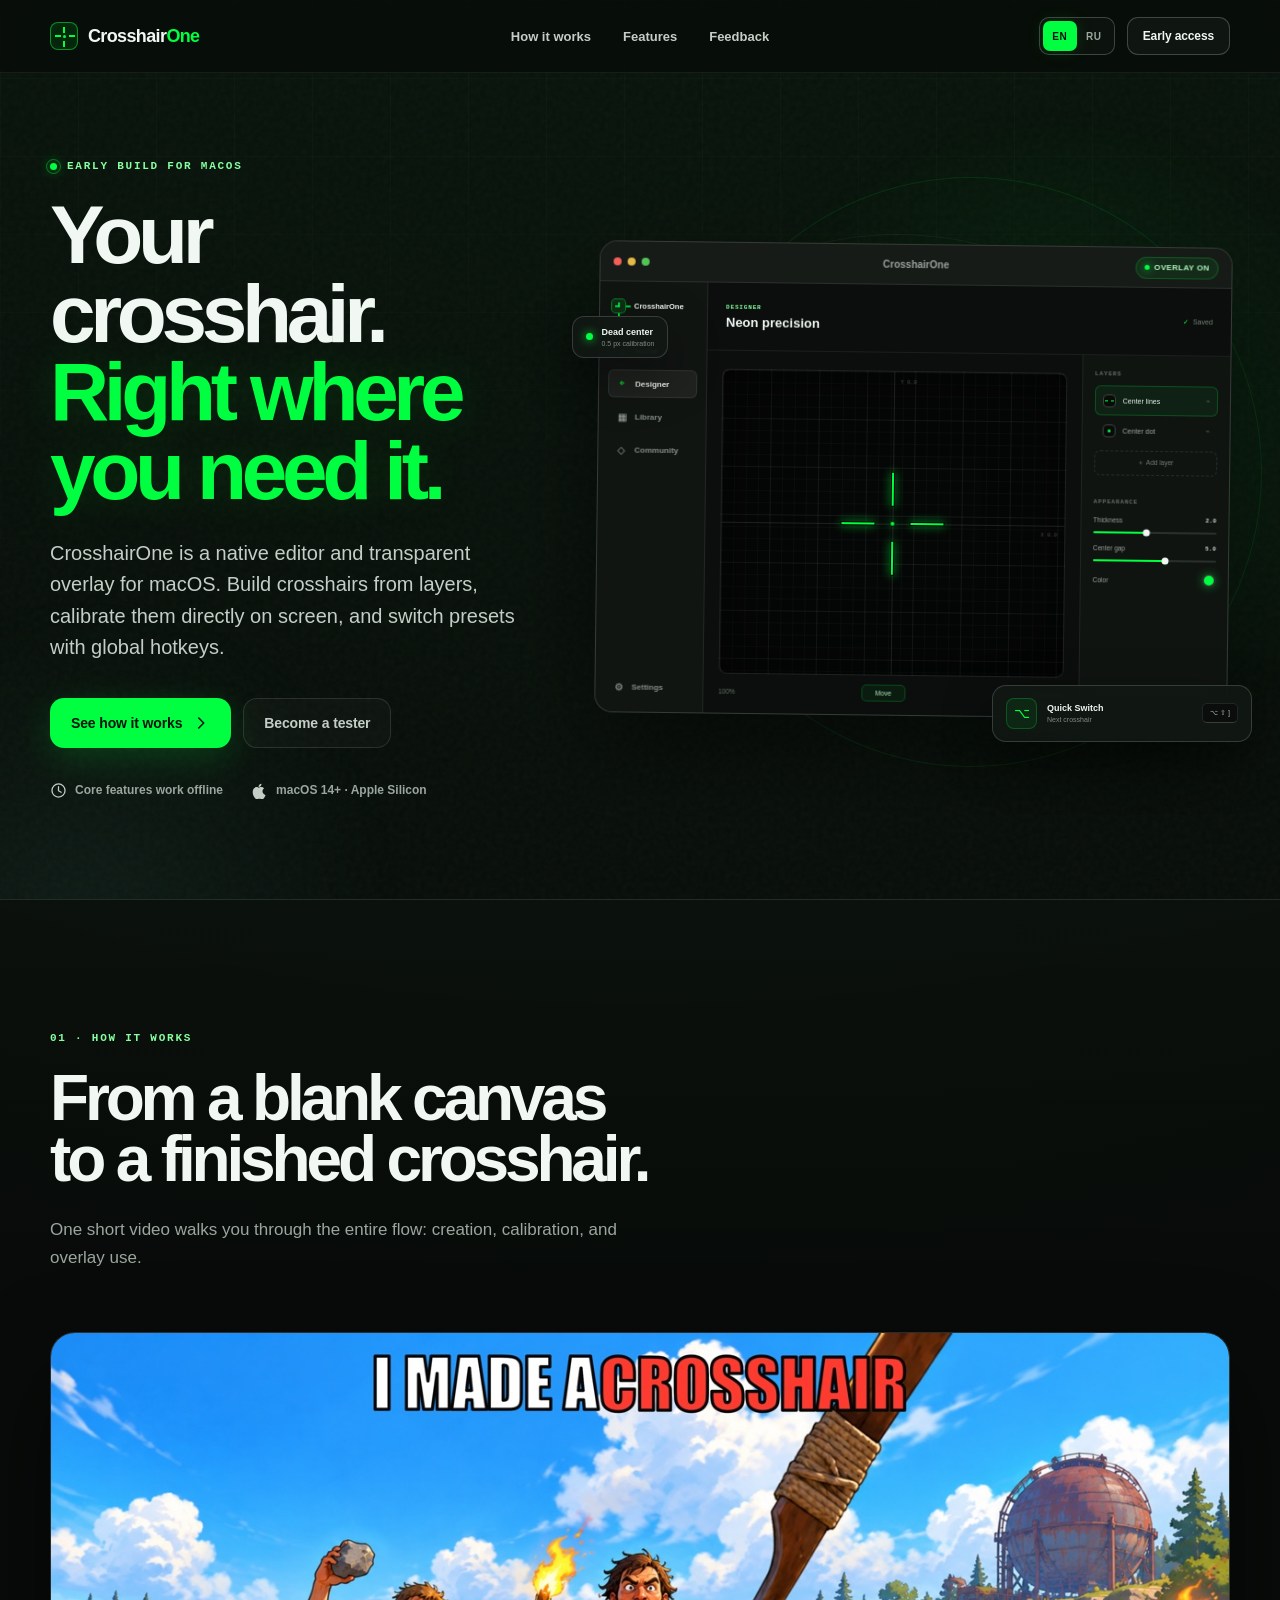
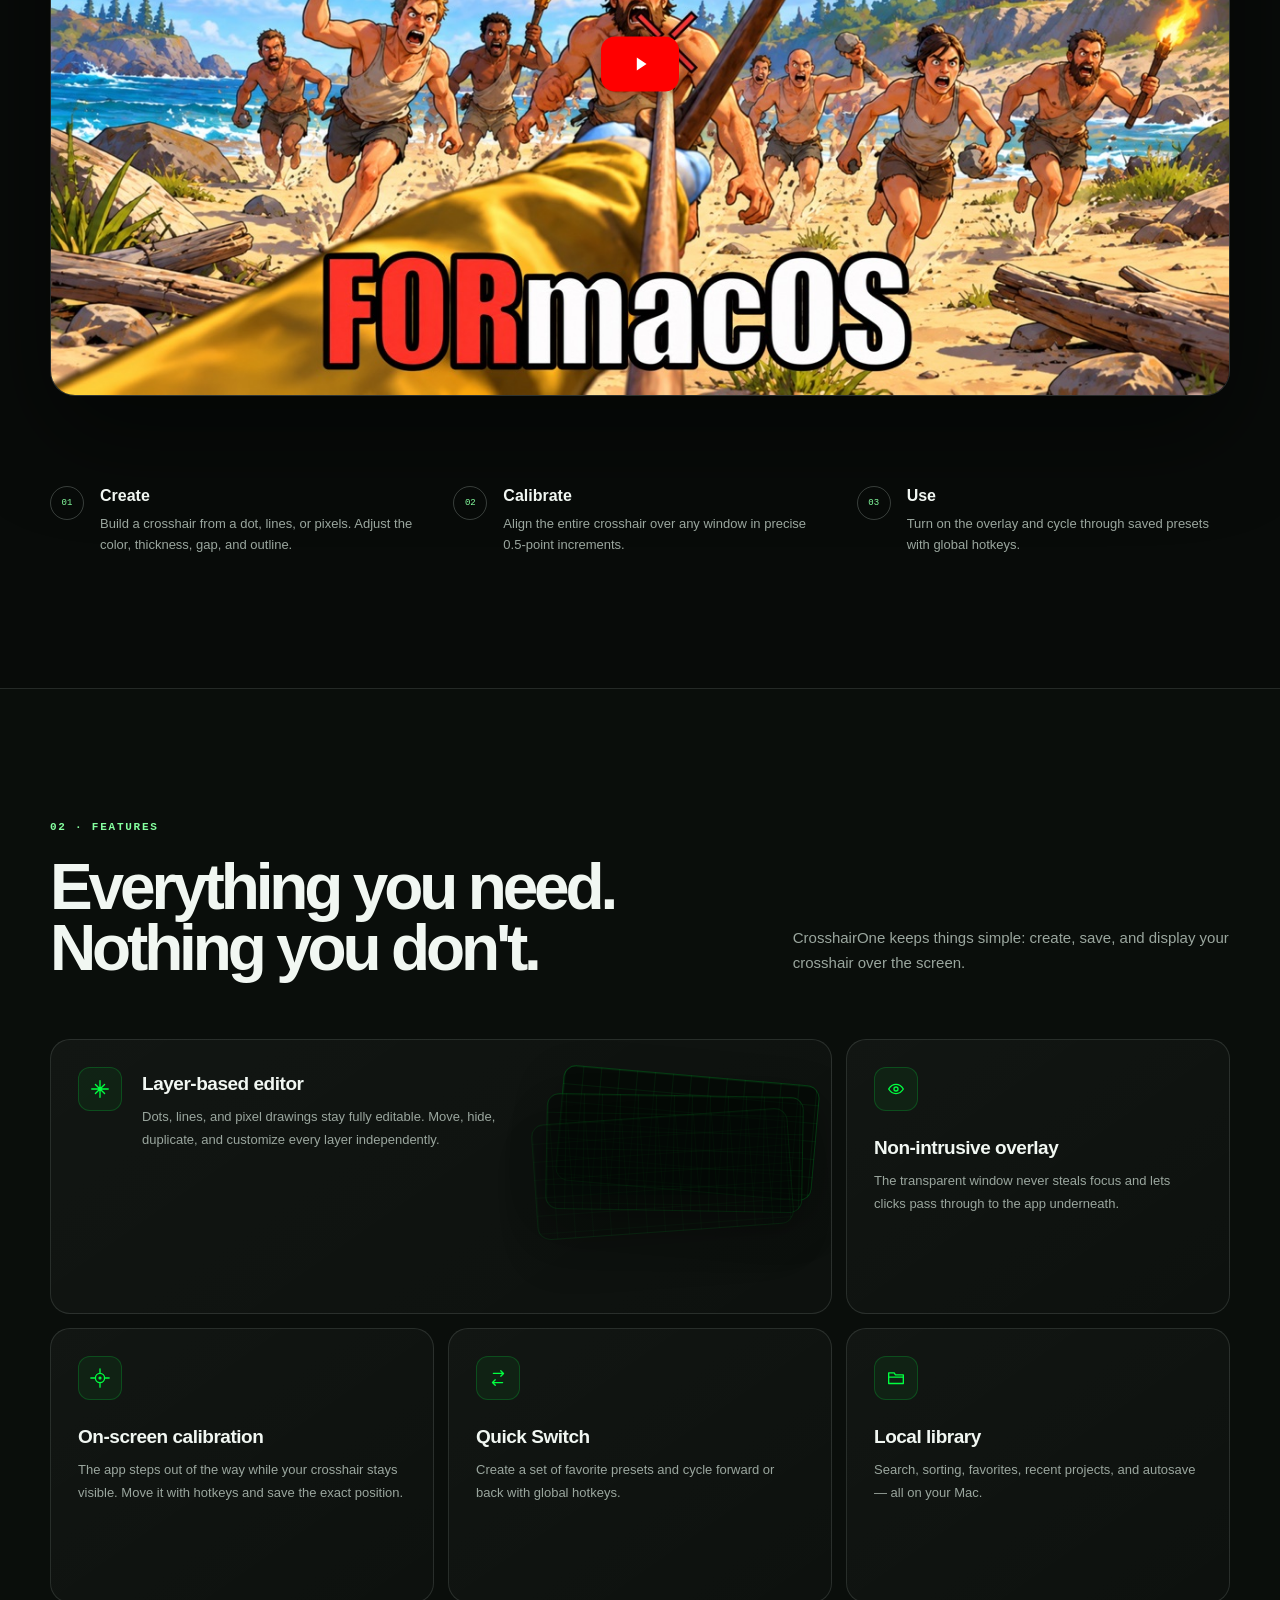
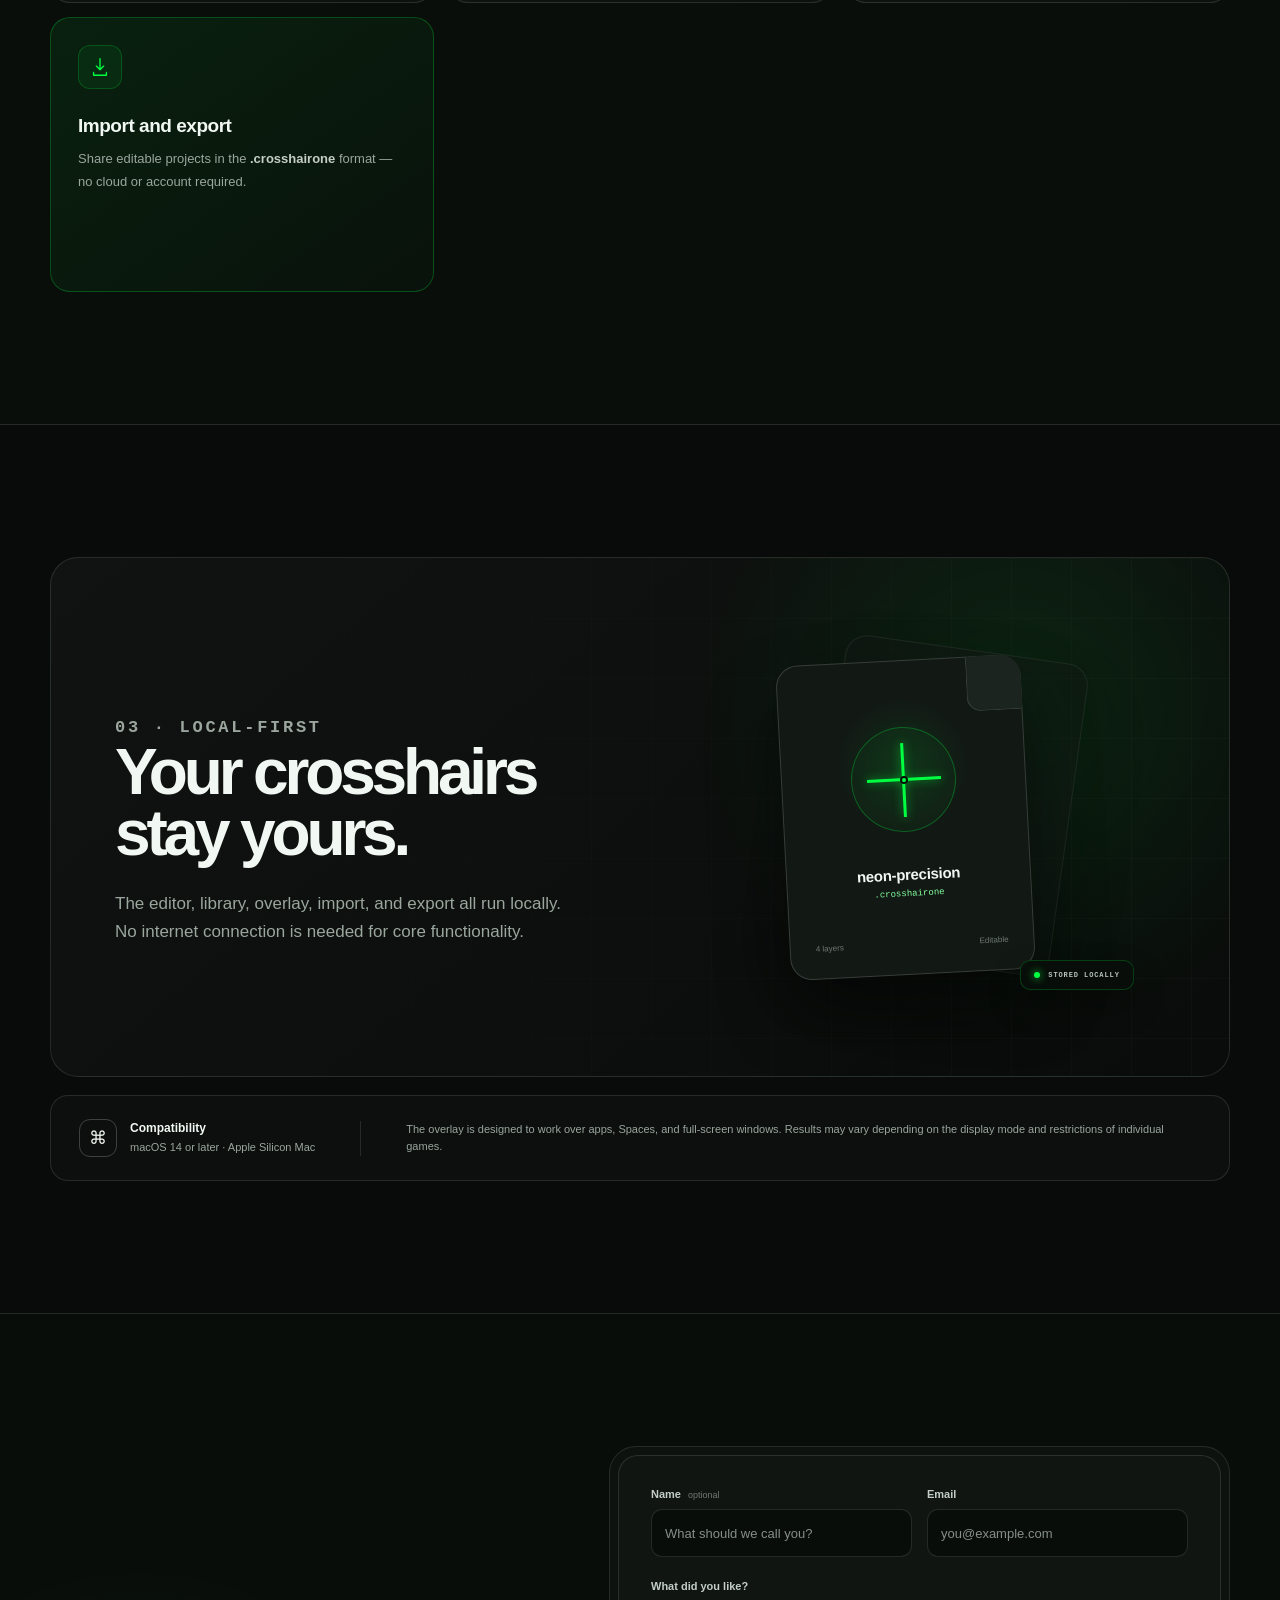
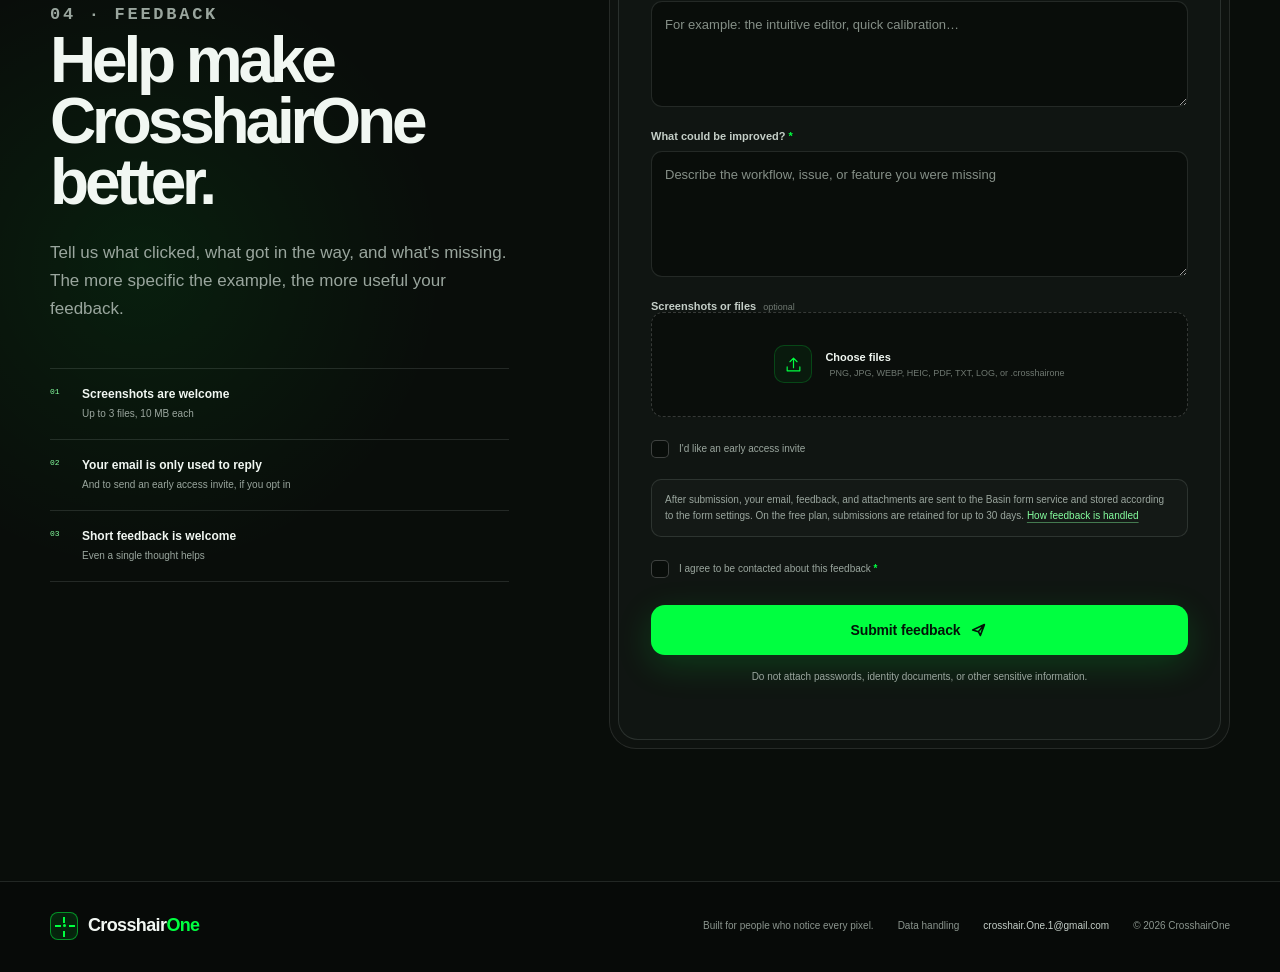
<file: index.html>
<!doctype html>
<html lang="en">
  <head>
    <meta charset="utf-8" />
    <meta name="viewport" content="width=device-width, initial-scale=1" />
    <meta
      name="description"
      content="CrosshairOne is a native crosshair editor and transparent overlay for macOS. Build crosshairs from layers, calibrate them on screen, and switch presets with global hotkeys."
    />
    <meta name="theme-color" content="#080b09" />
    <meta property="og:type" content="website" />
    <meta property="og:title" content="CrosshairOne — your crosshair, right where you need it" />
    <meta
      property="og:description"
      content="A native crosshair editor and transparent overlay for macOS."
    />
    <title>CrosshairOne — crosshairs for macOS</title>
    <link rel="icon" href="./assets/favicon.svg" type="image/svg+xml" />
    <link rel="stylesheet" href="./styles.css?v=8" />
    <script>
      document.documentElement.classList.add("js");
    </script>
    <script defer src="./site-config.js?v=2"></script>
    <script defer src="./i18n.js?v=7"></script>
    <script defer src="./script.js?v=8"></script>
  </head>
  <body>
    <a class="skip-link" href="#main">Skip to content</a>

    <header class="site-header">
      <div class="container header-inner">
        <a class="brand" href="#top" aria-label="CrosshairOne — back to top">
          <span class="brand-mark" aria-hidden="true">
            <span></span>
          </span>
          <span>Crosshair<span>One</span></span>
        </a>

        <nav class="desktop-nav" aria-label="Main navigation">
          <a href="#demo">How it works</a>
          <a href="#features">Features</a>
          <a href="#feedback">Feedback</a>
        </nav>

        <div class="header-actions">
          <div class="language-switcher" role="group" aria-label="Language">
            <button class="language-option is-active" type="button" data-language="en" aria-pressed="true">EN</button>
            <button class="language-option" type="button" data-language="ru" aria-pressed="false">RU</button>
          </div>
          <a class="button button-small button-outline" href="#feedback">
            Early access
          </a>
        </div>
      </div>
    </header>

    <main id="main">
      <section class="hero" id="top" aria-labelledby="hero-title">
        <div class="hero-glow hero-glow-one" aria-hidden="true"></div>
        <div class="hero-glow hero-glow-two" aria-hidden="true"></div>

        <div class="container hero-grid">
          <div class="hero-copy reveal">
            <p class="eyebrow">
              <span class="pulse-dot" aria-hidden="true"></span>
              Early build for macOS
            </p>
            <h1 id="hero-title">Your crosshair.<br /><em>Right where you need it.</em></h1>
            <p class="hero-lede">
              CrosshairOne is a native editor and transparent overlay for macOS.
              Build crosshairs from layers, calibrate them directly on screen,
              and switch presets with global hotkeys.
            </p>

            <div class="hero-actions">
              <a class="button button-primary" href="#demo">
                <span>See how it works</span>
                <svg viewBox="0 0 20 20" aria-hidden="true">
                  <path d="m7.5 4.5 5.5 5.5-5.5 5.5" />
                </svg>
              </a>
              <a class="button button-ghost" href="#feedback">Become a tester</a>
            </div>

            <ul class="hero-facts" aria-label="System requirements and highlights">
              <li>
                <svg viewBox="0 0 20 20" aria-hidden="true"><path d="M10 2.3a7.7 7.7 0 1 0 0 15.4 7.7 7.7 0 0 0 0-15.4Zm0 3.2v4.8l3.1 1.8" /></svg>
                Core features work offline
              </li>
              <li>
                <svg viewBox="0 0 20 20" aria-hidden="true"><path d="M13.5 10.8c0-2.1 1.7-3.1 1.8-3.2a3.8 3.8 0 0 0-3-1.6c-1.3-.1-2.5.8-3.1.8-.7 0-1.7-.8-2.8-.8C5 6.1 3.6 7 2.8 8.4c-1.7 2.9-.4 7.2 1.2 9.6.8 1.2 1.7 2.4 2.9 2.3 1.1 0 1.6-.7 3.1-.7 1.4 0 1.9.7 3.1.7 1.3 0 2.1-1.1 2.8-2.3.9-1.3 1.2-2.6 1.2-2.7-.1 0-3.6-1.4-3.6-4.5ZM11.5 4.6A3.8 3.8 0 0 0 12.4 2 3.9 3.9 0 0 0 9.8 3.3a3.6 3.6 0 0 0-.9 2.6 3.2 3.2 0 0 0 2.6-1.3Z" /></svg>
                macOS 14+ · Apple Silicon
              </li>
            </ul>
          </div>

          <div class="product-visual reveal reveal-delay" aria-label="CrosshairOne interface preview">
            <div class="visual-orbit orbit-one" aria-hidden="true"></div>
            <div class="visual-orbit orbit-two" aria-hidden="true"></div>
            <div class="app-window">
              <div class="window-toolbar">
                <div class="traffic-lights" aria-hidden="true">
                  <span></span><span></span><span></span>
                </div>
                <span class="window-title">CrosshairOne</span>
                <span class="overlay-pill"><i></i> Overlay on</span>
              </div>

              <div class="window-body">
                <aside class="mock-sidebar" aria-hidden="true">
                  <div class="mock-logo">
                    <span class="mini-mark"></span>
                    <b>CrosshairOne</b>
                  </div>
                  <div class="mock-nav-row"><span>⌂</span> Home</div>
                  <div class="mock-nav-row active"><span>⌖</span> Designer</div>
                  <div class="mock-nav-row"><span>▦</span> Library</div>
                  <div class="mock-nav-row"><span>◇</span> Community</div>
                  <div class="mock-nav-spacer"></div>
                  <div class="mock-nav-row"><span>⚙</span> Settings</div>
                </aside>

                <div class="mock-workspace">
                  <div class="mock-topbar" aria-hidden="true">
                    <div>
                      <span class="mock-kicker">DESIGNER</span>
                      <strong>Neon precision</strong>
                    </div>
                    <span class="saved-state">Saved</span>
                  </div>

                  <div class="mock-editor">
                    <div class="canvas-wrap">
                      <div class="canvas-grid" aria-hidden="true">
                        <div class="axis axis-x"></div>
                        <div class="axis axis-y"></div>
                        <div class="crosshair-demo">
                          <i class="arm arm-top"></i>
                          <i class="arm arm-right"></i>
                          <i class="arm arm-bottom"></i>
                          <i class="arm arm-left"></i>
                          <i class="core"></i>
                        </div>
                        <span class="coordinate coordinate-x">X 0.0</span>
                        <span class="coordinate coordinate-y">Y 0.0</span>
                      </div>
                      <div class="canvas-tools" aria-hidden="true">
                        <span>100%</span><span>Move</span><span>Reset view</span>
                      </div>
                    </div>

                    <div class="control-panel" aria-hidden="true">
                      <span class="panel-label">LAYERS</span>
                      <div class="layer-row selected"><i class="layer-icon lines"></i><span>Center lines</span><b>⌁</b></div>
                      <div class="layer-row"><i class="layer-icon dot"></i><span>Center dot</span><b>⌁</b></div>
                      <div class="add-layer">＋ Add layer</div>

                      <span class="panel-label properties-label">APPEARANCE</span>
                      <div class="mock-property"><span>Thickness</span><b>2.0</b></div>
                      <div class="slider"><i style="width: 43%"></i><b style="left: 43%"></b></div>
                      <div class="mock-property"><span>Center gap</span><b>5.0</b></div>
                      <div class="slider"><i style="width: 59%"></i><b style="left: 59%"></b></div>
                      <div class="mock-property"><span>Color</span><i class="color-chip"></i></div>
                    </div>
                  </div>
                </div>
              </div>
            </div>

            <div class="floating-card floating-card-one" aria-hidden="true">
              <span class="hotkey-symbol">⌥</span>
              <div><b>Quick Switch</b><small>Next crosshair</small></div>
              <kbd>⌥ ⇧ ]</kbd>
            </div>
            <div class="floating-card floating-card-two" aria-hidden="true">
              <i></i>
              <div><b>Dead center</b><small>0.5 px calibration</small></div>
            </div>
          </div>
        </div>
      </section>

      <section class="demo-section section" id="demo" aria-labelledby="demo-title">
        <div class="container">
          <div class="section-heading reveal">
            <p class="section-number">01 · HOW IT WORKS</p>
            <h2 id="demo-title">From a blank canvas<br />to a finished crosshair.</h2>
            <p>One short video walks you through the entire flow: creation, calibration, and overlay use.</p>
          </div>

          <div class="video-card reveal">
            <a class="video-launch" href="#feedback" aria-label="Watch the CrosshairOne video on YouTube">
              <img
                class="video-thumbnail"
                src="./assets/crosshairone-youtube-thumbnail.jpg"
                alt=""
                width="1280"
                height="720"
                loading="lazy"
                decoding="async"
              />
              <span class="play-button" aria-hidden="true">
                <svg viewBox="0 0 28 28"><path d="m10.2 7.2 10.1 6.8-10.1 6.8V7.2Z" /></svg>
              </span>
            </a>
            <p class="video-status" role="status" aria-live="polite"></p>
          </div>

          <ol class="steps-grid">
            <li class="reveal">
              <span>01</span>
              <div><h3>Create</h3><p>Build a crosshair from a dot, lines, or pixels. Adjust the color, thickness, gap, and outline.</p></div>
            </li>
            <li class="reveal">
              <span>02</span>
              <div><h3>Calibrate</h3><p>Align the entire crosshair over any window in precise 0.5-point increments.</p></div>
            </li>
            <li class="reveal">
              <span>03</span>
              <div><h3>Use</h3><p>Turn on the overlay and cycle through saved presets with global hotkeys.</p></div>
            </li>
          </ol>
        </div>
      </section>

      <section class="features-section section" id="features" aria-labelledby="features-title">
        <div class="container">
          <div class="section-heading split-heading reveal">
            <div>
              <p class="section-number">02 · FEATURES</p>
              <h2 id="features-title">Everything you need.<br />Nothing you don't.</h2>
            </div>
            <p>CrosshairOne keeps things simple: create, save, and display your crosshair over the screen.</p>
          </div>

          <div class="feature-grid">
            <article class="feature-card feature-card-wide reveal">
              <div class="feature-icon" aria-hidden="true">
                <svg viewBox="0 0 24 24"><path d="M12 3v18M3 12h18M7 7l10 10M17 7 7 17" /></svg>
              </div>
              <div><h3>Layer-based editor</h3><p>Dots, lines, and pixel drawings stay fully editable. Move, hide, duplicate, and customize every layer independently.</p></div>
              <div class="mini-layer-stack" aria-hidden="true"><i></i><i></i><i></i></div>
            </article>

            <article class="feature-card reveal">
              <div class="feature-icon" aria-hidden="true">
                <svg viewBox="0 0 24 24"><path d="M4 12s3-5 8-5 8 5 8 5-3 5-8 5-8-5-8-5Z" /><circle cx="12" cy="12" r="2.2" /></svg>
              </div>
              <h3>Non-intrusive overlay</h3>
              <p>The transparent window never steals focus and lets clicks pass through to the app underneath.</p>
            </article>

            <article class="feature-card reveal">
              <div class="feature-icon" aria-hidden="true">
                <svg viewBox="0 0 24 24"><path d="M12 2v4M12 18v4M2 12h4M18 12h4" /><circle cx="12" cy="12" r="5" /><circle cx="12" cy="12" r="1" /></svg>
              </div>
              <h3>On-screen calibration</h3>
              <p>The app steps out of the way while your crosshair stays visible. Move it with hotkeys and save the exact position.</p>
            </article>

            <article class="feature-card reveal">
              <div class="feature-icon" aria-hidden="true">
                <svg viewBox="0 0 24 24"><path d="M7 7h11l-3-3M17 17H6l3 3M18 7l-3 3M6 17l3-3" /></svg>
              </div>
              <h3>Quick Switch</h3>
              <p>Create a set of favorite presets and cycle forward or back with global hotkeys.</p>
            </article>

            <article class="feature-card reveal">
              <div class="feature-icon" aria-hidden="true">
                <svg viewBox="0 0 24 24"><path d="M4 6.5h6l1.4 2H20v9.5H4V6.5Z" /><path d="M4 11h16" /></svg>
              </div>
              <h3>Local library</h3>
              <p>Search, sorting, favorites, recent projects, and autosave — all on your Mac.</p>
            </article>

            <article class="feature-card feature-card-accent reveal">
              <div class="feature-icon" aria-hidden="true">
                <svg viewBox="0 0 24 24"><path d="M12 3v12M8 11l4 4 4-4" /><path d="M5 18v3h14v-3" /></svg>
              </div>
              <h3>Import and export</h3>
              <p>Share editable projects in the <strong>.crosshairone</strong> format — no cloud or account required.</p>
            </article>
          </div>
        </div>
      </section>

      <section class="local-section section" aria-labelledby="local-title">
        <div class="container local-panel reveal">
          <div class="local-copy">
            <p class="section-number">03 · LOCAL-FIRST</p>
            <h2 id="local-title">Your crosshairs<br />stay yours.</h2>
            <p>The editor, library, overlay, import, and export all run locally. No internet connection is needed for core functionality.</p>
          </div>

          <div class="file-visual" aria-hidden="true">
            <div class="file-card file-card-back"></div>
            <div class="file-card file-card-main">
              <span class="file-fold"></span>
              <div class="file-mark"><span></span></div>
              <strong>neon-precision</strong>
              <small>.crosshairone</small>
              <div class="file-meta"><span>4 layers</span><span>Editable</span></div>
            </div>
            <span class="local-badge"><i></i> STORED LOCALLY</span>
          </div>
        </div>

        <div class="container compatibility-note reveal">
          <div>
            <span class="note-icon" aria-hidden="true">⌘</span>
            <div><strong>Compatibility</strong><p>macOS 14 or later · Apple Silicon Mac</p></div>
          </div>
          <p>The overlay is designed to work over apps, Spaces, and full-screen windows. Results may vary depending on the display mode and restrictions of individual games.</p>
        </div>
      </section>

      <section class="feedback-section section" id="feedback" aria-labelledby="feedback-title">
        <div class="feedback-glow" aria-hidden="true"></div>
        <div class="container feedback-grid">
          <div class="feedback-copy reveal">
            <p class="section-number">04 · FEEDBACK</p>
            <h2 id="feedback-title">Help make<br />CrosshairOne better.</h2>
            <p>Tell us what clicked, what got in the way, and what's missing. The more specific the example, the more useful your feedback.</p>

            <div class="feedback-points">
              <div><span>01</span><p><strong>Screenshots are welcome</strong><small>Up to 3 files, 10 MB each</small></p></div>
              <div><span>02</span><p><strong>Your email is only used to reply</strong><small>And to send an early access invite, if you opt in</small></p></div>
              <div><span>03</span><p><strong>Short feedback is welcome</strong><small>Even a single thought helps</small></p></div>
            </div>
          </div>

          <div class="form-shell reveal reveal-delay">
            <form id="feedback-form" method="post" enctype="multipart/form-data" accept-charset="UTF-8" novalidate>
              <input class="form-trap" type="text" name="website" tabindex="-1" autocomplete="off" aria-hidden="true" />

              <div class="form-row">
                <label>
                  <span>Name <small>optional</small></span>
                  <input type="text" name="name" autocomplete="name" placeholder="What should we call you?" />
                </label>
                <label>
                  <span>Email</span>
                  <input type="email" name="email" autocomplete="email" placeholder="you@example.com" required />
                </label>
              </div>

              <label>
                <span>What did you like?</span>
                <textarea name="liked" rows="4" placeholder="For example: the intuitive editor, quick calibration…"></textarea>
              </label>

              <label>
                <span>What could be improved? <b aria-hidden="true">*</b></span>
                <textarea name="feedback" rows="5" placeholder="Describe the workflow, issue, or feature you were missing" required></textarea>
              </label>

              <fieldset class="file-field">
                <legend>Screenshots or files <small>optional</small></legend>
                <label class="file-drop" for="attachments">
                  <input
                    id="attachments"
                    type="file"
                    name="attachments[]"
                    multiple
                    accept=".png,.jpg,.jpeg,.webp,.heic,.pdf,.txt,.log,.crosshairone"
                  />
                  <span class="upload-icon" aria-hidden="true">
                    <svg viewBox="0 0 24 24"><path d="M12 16V4M7.5 8.5 12 4l4.5 4.5M4 15v5h16v-5" /></svg>
                  </span>
                  <span><strong>Choose files</strong><small>PNG, JPG, WEBP, HEIC, PDF, TXT, LOG, or .crosshairone</small></span>
                </label>
                <ul class="file-list" id="file-list" aria-live="polite"></ul>
              </fieldset>

              <label class="checkbox-row">
                <input type="checkbox" name="early_access" value="yes" />
                <span aria-hidden="true"></span>
                <p>I'd like an early access invite</p>
              </label>

              <p class="privacy-disclosure">
                After submission, your email, feedback, and attachments are sent
                to the Basin form service and stored according to the form settings.
                On the free plan, submissions are retained for up to 30 days.
                <a href="./privacy.html">How feedback is handled</a>
              </p>

              <label class="checkbox-row">
                <input type="checkbox" name="consent" value="yes" required />
                <span aria-hidden="true"></span>
                <p>I agree to be contacted about this feedback <b aria-hidden="true">*</b></p>
              </label>

              <button class="button button-primary submit-button" type="submit">
                <span>Submit feedback</span>
                <svg viewBox="0 0 20 20" aria-hidden="true"><path d="m3 10 13-6-4.5 12-2.2-4.1L3 10Zm6.3 1.9L16 4" /></svg>
              </button>

              <p class="form-note">Do not attach passwords, identity documents, or other sensitive information.</p>
              <p class="form-status" id="form-status" role="status" aria-live="polite"></p>
            </form>
          </div>
        </div>
      </section>
    </main>

    <footer class="site-footer">
      <div class="container footer-inner">
        <a class="brand" href="#top" aria-label="CrosshairOne — back to top">
          <span class="brand-mark" aria-hidden="true"><span></span></span>
          <span>Crosshair<span>One</span></span>
        </a>
        <p>Built for people who notice every pixel.</p>
        <a class="footer-link" href="./privacy.html">Data handling</a>
        <a class="footer-email" data-contact-email hidden href="#feedback"></a>
        <p>© <span id="current-year"></span> CrosshairOne</p>
      </div>
    </footer>
  </body>
</html>
</file>
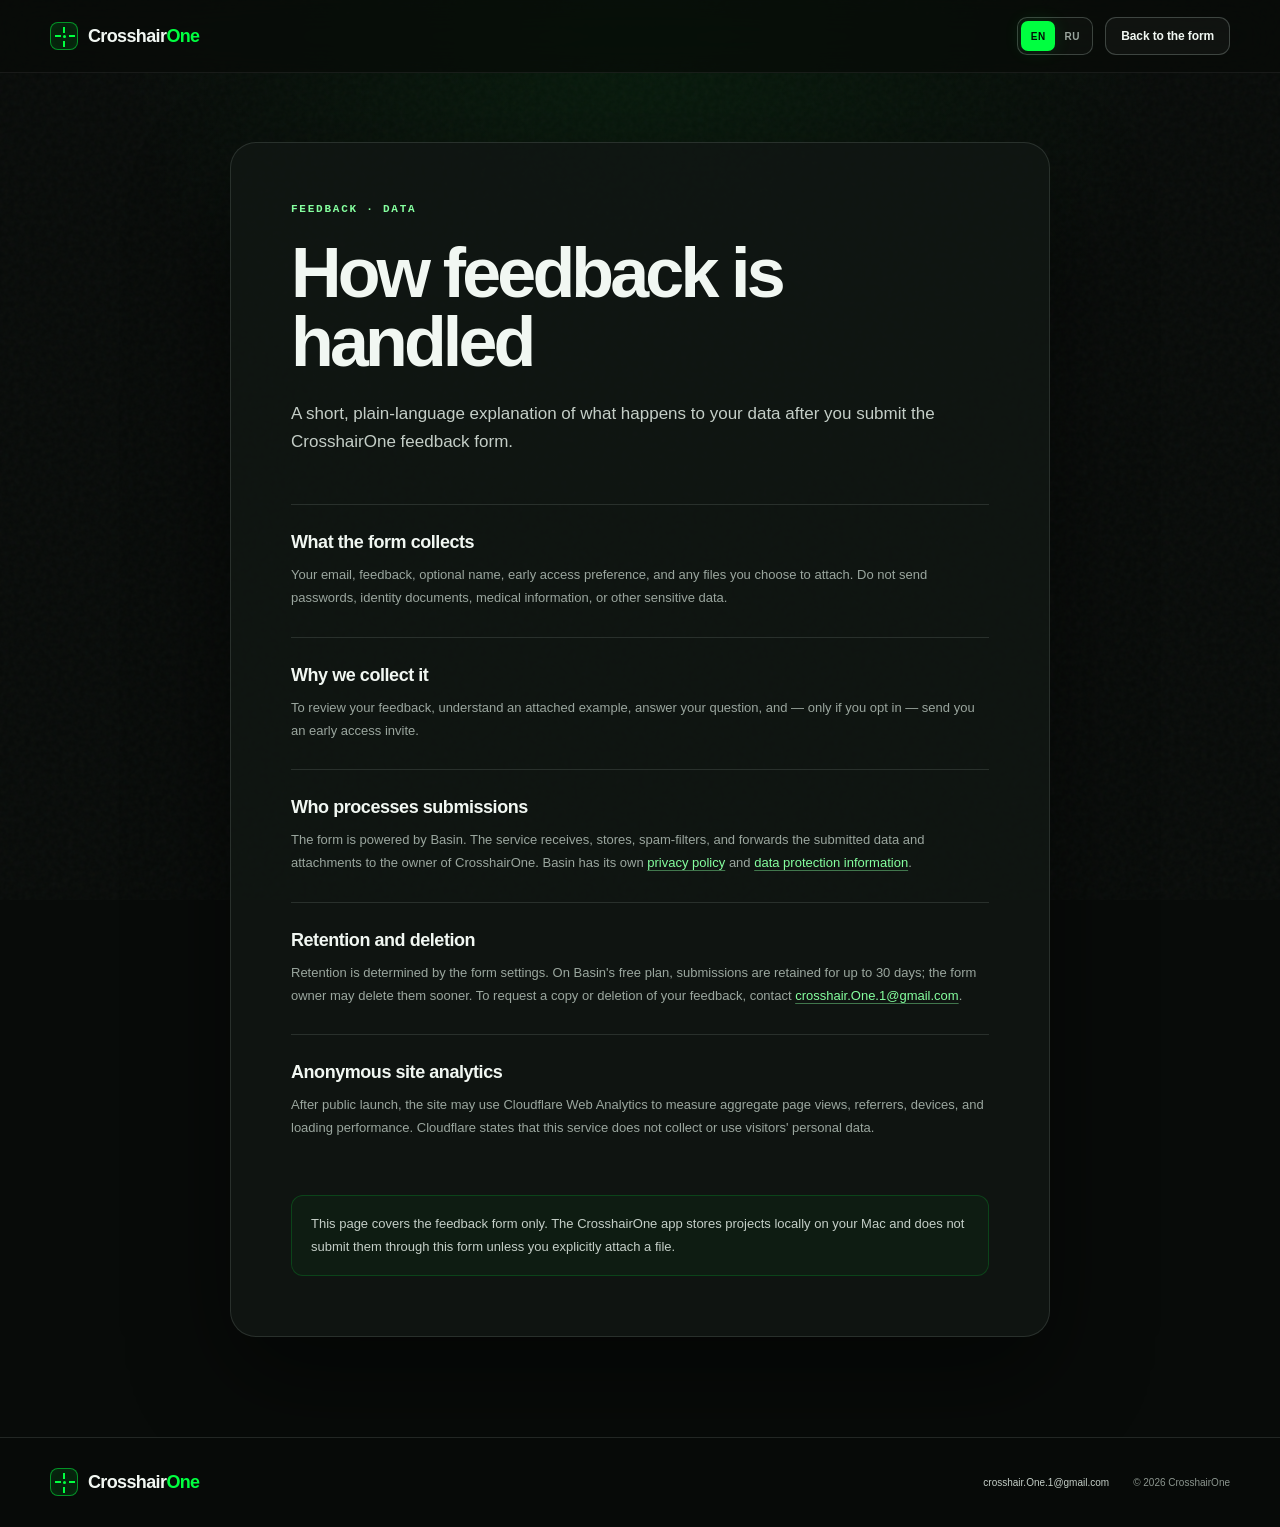
<file: privacy.html>
<!doctype html>
<html lang="en">
  <head>
    <meta charset="utf-8" />
    <meta name="viewport" content="width=device-width, initial-scale=1" />
    <meta name="description" content="How CrosshairOne handles feedback, email addresses, and attachments submitted through the feedback form." />
    <meta name="theme-color" content="#080b09" />
    <title>Feedback data handling — CrosshairOne</title>
    <link rel="icon" href="./assets/favicon.svg" type="image/svg+xml" />
    <link rel="stylesheet" href="./styles.css?v=6" />
    <script defer src="./site-config.js?v=2"></script>
    <script defer src="./i18n.js?v=6"></script>
    <script defer src="./script.js?v=7"></script>
  </head>
  <body class="legal-page">
    <a class="skip-link" href="#main">Skip to content</a>

    <header class="site-header">
      <div class="container header-inner legal-header">
        <a class="brand" href="./index.html" aria-label="CrosshairOne — home">
          <span class="brand-mark" aria-hidden="true"><span></span></span>
          <span>Crosshair<span>One</span></span>
        </a>
        <div class="header-actions">
          <div class="language-switcher" role="group" aria-label="Language">
            <button class="language-option is-active" type="button" data-language="en" aria-pressed="true">EN</button>
            <button class="language-option" type="button" data-language="ru" aria-pressed="false">RU</button>
          </div>
          <a class="button button-small button-outline" href="./index.html#feedback">Back to the form</a>
        </div>
      </div>
    </header>

    <main class="container legal-main" id="main">
      <div class="legal-shell">
        <p class="section-number">FEEDBACK · DATA</p>
        <h1>How feedback is handled</h1>
        <p class="legal-intro">
          A short, plain-language explanation of what happens to your data after
          you submit the CrosshairOne feedback form.
        </p>

        <section>
          <h2>What the form collects</h2>
          <p>
            Your email, feedback, optional name, early access preference, and any
            files you choose to attach. Do not send passwords, identity documents,
            medical information, or other sensitive data.
          </p>
        </section>

        <section>
          <h2>Why we collect it</h2>
          <p>
            To review your feedback, understand an attached example, answer your
            question, and — only if you opt in — send you an early access invite.
          </p>
        </section>

        <section>
          <h2>Who processes submissions</h2>
          <p>
            The form is powered by Basin. The service receives, stores,
            spam-filters, and forwards the submitted data and attachments to the
            owner of CrosshairOne. Basin has its own
            <a href="https://usebasin.com/privacy/" rel="noreferrer">privacy policy</a>
            and <a href="https://usebasin.com/gdpr" rel="noreferrer">data protection information</a>.
          </p>
        </section>

        <section>
          <h2>Retention and deletion</h2>
          <p>
            Retention is determined by the form settings. On Basin's free plan,
            submissions are retained for up to 30 days; the form owner may delete
            them sooner. To request a copy or deletion of your feedback, contact
            <a data-contact-email href="./index.html#feedback">CrosshairOne</a>.
          </p>
        </section>

        <section>
          <h2>Anonymous site analytics</h2>
          <p>
            After public launch, the site may use Cloudflare Web Analytics to
            measure aggregate page views, referrers, devices, and loading
            performance. Cloudflare states that this service does not collect or
            use visitors' personal data.
          </p>
        </section>

        <aside>
          This page covers the feedback form only. The CrosshairOne app stores
          projects locally on your Mac and does not submit them through this form
          unless you explicitly attach a file.
        </aside>
      </div>
    </main>

    <footer class="site-footer">
      <div class="container footer-inner legal-footer">
        <a class="brand" href="./index.html" aria-label="CrosshairOne — home">
          <span class="brand-mark" aria-hidden="true"><span></span></span>
          <span>Crosshair<span>One</span></span>
        </a>
        <a class="footer-email" data-contact-email hidden href="#"></a>
        <p>© <span id="current-year"></span> CrosshairOne</p>
      </div>
    </footer>
  </body>
</html>
</file>
<file: styles.css>
:root {
  --bg: #080b09;
  --bg-soft: #0d110f;
  --surface: #111613;
  --surface-high: #151c18;
  --line: rgba(229, 244, 234, 0.12);
  --line-strong: rgba(229, 244, 234, 0.22);
  --text: #f1f7f2;
  --muted: #9aa69e;
  --muted-bright: #c4cec7;
  --green: #00ff40;
  --green-soft: #85ff9f;
  --cyan: #7cf7db;
  --danger: #ff6d6d;
  --shadow: 0 40px 100px rgba(0, 0, 0, 0.48);
  --container: 1180px;
  --radius: 24px;
  color-scheme: dark;
  font-family: Inter, ui-sans-serif, -apple-system, BlinkMacSystemFont, "SF Pro Display", "Segoe UI", sans-serif;
  font-synthesis: none;
  text-rendering: optimizeLegibility;
}

* {
  box-sizing: border-box;
}

html {
  scroll-behavior: smooth;
  scroll-padding-top: 88px;
}

body {
  margin: 0;
  overflow-x: hidden;
  background:
    radial-gradient(circle at 50% -20%, rgba(0, 255, 64, 0.075), transparent 36%),
    var(--bg);
  color: var(--text);
  -webkit-font-smoothing: antialiased;
}

body::before {
  position: fixed;
  inset: 0;
  z-index: -1;
  pointer-events: none;
  content: "";
  opacity: 0.22;
  background-image: url("data:image/svg+xml,%3Csvg viewBox='0 0 180 180' xmlns='http://www.w3.org/2000/svg'%3E%3Cfilter id='n'%3E%3CfeTurbulence type='fractalNoise' baseFrequency='.92' numOctaves='3' stitchTiles='stitch'/%3E%3C/filter%3E%3Crect width='100%25' height='100%25' filter='url(%23n)' opacity='.16'/%3E%3C/svg%3E");
}

a {
  color: inherit;
  text-decoration: none;
}

button,
input,
textarea {
  font: inherit;
}

button,
a {
  -webkit-tap-highlight-color: transparent;
}

button {
  color: inherit;
}

svg {
  display: block;
}

.container {
  width: min(calc(100% - 48px), var(--container));
  margin-inline: auto;
}

.skip-link {
  position: fixed;
  top: 12px;
  left: 12px;
  z-index: 1000;
  padding: 10px 14px;
  transform: translateY(-160%);
  border-radius: 10px;
  background: var(--green);
  color: #031107;
  font-weight: 800;
}

.skip-link:focus {
  transform: translateY(0);
}

:focus-visible {
  outline: 2px solid var(--green);
  outline-offset: 4px;
}

.site-header {
  position: fixed;
  inset: 0 0 auto;
  z-index: 100;
  border-bottom: 1px solid rgba(255, 255, 255, 0.065);
  background: rgba(8, 11, 9, 0.76);
  backdrop-filter: blur(20px) saturate(140%);
}

.header-inner {
  display: grid;
  grid-template-columns: 1fr auto 1fr;
  align-items: center;
  min-height: 72px;
}

.brand {
  display: inline-flex;
  align-items: center;
  width: fit-content;
  gap: 10px;
  letter-spacing: -0.035em;
  font-size: 18px;
  font-weight: 760;
}

.brand > span:last-child > span {
  color: var(--green);
}

.brand-mark,
.mini-mark {
  position: relative;
  display: grid;
  flex: 0 0 auto;
  width: 28px;
  height: 28px;
  place-items: center;
  border: 1px solid rgba(0, 255, 64, 0.52);
  border-radius: 8px;
  background: rgba(0, 255, 64, 0.08);
  box-shadow: inset 0 0 14px rgba(0, 255, 64, 0.07);
}

.brand-mark::before,
.brand-mark::after,
.brand-mark span::before,
.brand-mark span::after,
.mini-mark::before,
.mini-mark::after {
  position: absolute;
  content: "";
  background: var(--green);
  box-shadow: 0 0 8px rgba(0, 255, 64, 0.55);
}

.brand-mark::before,
.mini-mark::before {
  width: 2px;
  height: 6px;
  top: 4px;
  left: calc(50% - 1px);
  box-shadow: 0 14px 0 var(--green);
}

.brand-mark::after,
.mini-mark::after {
  width: 6px;
  height: 2px;
  top: calc(50% - 1px);
  left: 4px;
  box-shadow: 14px 0 0 var(--green);
}

.brand-mark span {
  width: 3px;
  height: 3px;
  border-radius: 50%;
  background: var(--green);
  box-shadow: 0 0 8px var(--green);
}

.desktop-nav {
  display: flex;
  align-items: center;
  gap: 32px;
  color: var(--muted-bright);
  font-size: 13px;
  font-weight: 620;
}

.desktop-nav a,
.button {
  transition: color 180ms ease, border-color 180ms ease, background 180ms ease, transform 180ms ease, box-shadow 180ms ease;
}

.desktop-nav a:hover {
  color: var(--text);
}

.header-actions {
  display: flex;
  align-items: center;
  justify-self: end;
  gap: 12px;
}

.language-switcher {
  display: inline-flex;
  padding: 3px;
  border: 1px solid var(--line-strong);
  border-radius: 10px;
  background: rgba(255, 255, 255, 0.025);
}

.language-option {
  min-width: 34px;
  height: 30px;
  padding: 0 8px;
  border: 0;
  border-radius: 7px;
  background: transparent;
  color: var(--muted);
  cursor: pointer;
  font: inherit;
  font-size: 10px;
  font-weight: 760;
  letter-spacing: 0.06em;
  transition: color 180ms ease, background 180ms ease, box-shadow 180ms ease;
}

.language-option:hover { color: var(--text); }

.language-option.is-active {
  background: var(--green);
  color: #031107;
  box-shadow: 0 0 18px rgba(0, 255, 64, 0.12);
}

.header-actions > .button {
  justify-self: end;
}

.button {
  display: inline-flex;
  align-items: center;
  justify-content: center;
  min-height: 50px;
  padding: 0 20px;
  gap: 10px;
  border: 1px solid transparent;
  border-radius: 14px;
  cursor: pointer;
  font-size: 14px;
  font-weight: 760;
  letter-spacing: -0.01em;
}

.button:hover {
  transform: translateY(-2px);
}

.button svg {
  width: 18px;
  fill: none;
  stroke: currentColor;
  stroke-linecap: round;
  stroke-linejoin: round;
  stroke-width: 1.8;
}

.button-small {
  min-height: 38px;
  padding-inline: 15px;
  border-radius: 11px;
  font-size: 12px;
}

.button-outline {
  border-color: var(--line-strong);
  background: rgba(255, 255, 255, 0.035);
}

.button-outline:hover {
  border-color: rgba(0, 255, 64, 0.45);
  background: rgba(0, 255, 64, 0.06);
}

.button-primary {
  background: var(--green);
  color: #021408;
  box-shadow: 0 10px 35px rgba(0, 255, 64, 0.17);
}

.button-primary:hover {
  background: #39ff68;
  box-shadow: 0 13px 42px rgba(0, 255, 64, 0.25);
}

.button-primary:disabled {
  cursor: wait;
  opacity: 0.7;
  transform: none;
}

.button-ghost {
  border-color: var(--line);
  background: rgba(255, 255, 255, 0.025);
  color: var(--muted-bright);
}

.button-ghost:hover {
  border-color: var(--line-strong);
  color: var(--text);
}

.hero {
  position: relative;
  display: flex;
  min-height: min(930px, 100svh);
  padding: 150px 0 90px;
  align-items: center;
  border-bottom: 1px solid var(--line);
  overflow: hidden;
}

.hero::after {
  position: absolute;
  inset: 0;
  z-index: -2;
  content: "";
  background-image:
    linear-gradient(rgba(255, 255, 255, 0.025) 1px, transparent 1px),
    linear-gradient(90deg, rgba(255, 255, 255, 0.025) 1px, transparent 1px);
  background-size: 78px 78px;
  mask-image: linear-gradient(to bottom, black, transparent 84%);
}

.hero-glow {
  position: absolute;
  z-index: -1;
  border-radius: 50%;
  filter: blur(2px);
  pointer-events: none;
}

.hero-glow-one {
  top: 10%;
  right: -10%;
  width: 700px;
  height: 700px;
  background: radial-gradient(circle, rgba(0, 255, 64, 0.095), transparent 68%);
}

.hero-glow-two {
  bottom: -40%;
  left: -20%;
  width: 680px;
  height: 680px;
  background: radial-gradient(circle, rgba(124, 247, 219, 0.06), transparent 68%);
}

.hero-grid {
  display: grid;
  grid-template-columns: minmax(0, 0.87fr) minmax(560px, 1.13fr);
  align-items: center;
  gap: 60px;
}

.eyebrow,
.section-number {
  display: flex;
  align-items: center;
  margin: 0 0 24px;
  gap: 10px;
  color: var(--green-soft);
  font-family: ui-monospace, "SFMono-Regular", Menlo, monospace;
  font-size: 11px;
  font-weight: 720;
  letter-spacing: 0.16em;
  text-transform: uppercase;
}

.pulse-dot {
  position: relative;
  width: 7px;
  height: 7px;
  border-radius: 50%;
  background: var(--green);
  box-shadow: 0 0 12px rgba(0, 255, 64, 0.8);
}

.pulse-dot::after {
  position: absolute;
  inset: -4px;
  border: 1px solid rgba(0, 255, 64, 0.4);
  border-radius: inherit;
  content: "";
  animation: pulse 2s ease-out infinite;
}

@keyframes pulse {
  50%, 100% { opacity: 0; transform: scale(2.3); }
}

.hero h1,
.section-heading h2,
.local-copy h2,
.feedback-copy h2 {
  margin: 0;
  letter-spacing: -0.065em;
  line-height: 0.96;
  text-wrap: balance;
}

.hero h1 {
  max-width: 680px;
  font-size: clamp(54px, 6.4vw, 90px);
  font-weight: 790;
}

.hero h1 em {
  color: var(--green);
  font-style: normal;
  text-shadow: 0 0 45px rgba(0, 255, 64, 0.15);
}

.hero-lede {
  max-width: 620px;
  margin: 27px 0 0;
  color: var(--muted-bright);
  font-size: clamp(17px, 1.6vw, 20px);
  line-height: 1.58;
}

.hero-actions {
  display: flex;
  flex-wrap: wrap;
  margin-top: 34px;
  gap: 12px;
}

.hero-facts {
  display: flex;
  flex-wrap: wrap;
  margin: 34px 0 0;
  padding: 0;
  gap: 16px 28px;
  color: var(--muted);
  list-style: none;
  font-size: 12px;
  font-weight: 610;
}

.hero-facts li {
  display: flex;
  align-items: center;
  gap: 8px;
}

.hero-facts svg {
  width: 17px;
  height: 17px;
  fill: none;
  stroke: var(--muted-bright);
  stroke-linecap: round;
  stroke-linejoin: round;
  stroke-width: 1.5;
}

.hero-facts li:nth-child(2) svg {
  fill: var(--muted-bright);
  stroke: none;
}

.product-visual {
  position: relative;
  min-width: 0;
  perspective: 1400px;
}

.visual-orbit {
  position: absolute;
  border: 1px solid rgba(0, 255, 64, 0.11);
  border-radius: 50%;
  pointer-events: none;
}

.orbit-one {
  inset: -14% -5% -11% 13%;
}

.orbit-two {
  inset: -2% 8% 2% 3%;
  border-color: rgba(255, 255, 255, 0.05);
}

.app-window {
  --tilt-x: 0deg;
  --tilt-y: 0deg;
  position: relative;
  z-index: 1;
  overflow: hidden;
  border: 1px solid rgba(255, 255, 255, 0.17);
  border-radius: 18px;
  background: #0e1210;
  box-shadow: var(--shadow), 0 0 0 1px rgba(0, 255, 64, 0.04) inset;
  transform: rotateX(var(--tilt-x)) rotateY(var(--tilt-y)) rotateZ(0.7deg);
  transition: transform 220ms ease-out;
}

.window-toolbar {
  display: grid;
  grid-template-columns: 1fr auto 1fr;
  align-items: center;
  height: 40px;
  padding: 0 13px;
  border-bottom: 1px solid rgba(255, 255, 255, 0.09);
  background: #171b18;
}

.traffic-lights {
  display: flex;
  gap: 6px;
}

.traffic-lights span {
  width: 8px;
  height: 8px;
  border-radius: 50%;
  background: #f45f58;
}

.traffic-lights span:nth-child(2) { background: #e6b846; }
.traffic-lights span:nth-child(3) { background: #53c457; }

.window-title {
  color: #9ba39e;
  font-size: 10px;
  font-weight: 650;
}

.overlay-pill {
  display: flex;
  align-items: center;
  justify-self: end;
  height: 22px;
  padding-inline: 8px;
  gap: 5px;
  border: 1px solid rgba(0, 255, 64, 0.21);
  border-radius: 20px;
  background: rgba(0, 255, 64, 0.07);
  color: #adf9bd;
  font-size: 8px;
  font-weight: 720;
  letter-spacing: 0.04em;
  text-transform: uppercase;
}

.overlay-pill i {
  width: 5px;
  height: 5px;
  border-radius: 50%;
  background: var(--green);
  box-shadow: 0 0 8px var(--green);
}

.window-body {
  display: grid;
  grid-template-columns: 108px 1fr;
  min-height: 430px;
}

.mock-sidebar {
  display: flex;
  padding: 15px 9px 11px;
  flex-direction: column;
  gap: 5px;
  border-right: 1px solid rgba(255, 255, 255, 0.075);
  background: #111512;
}

.mock-logo {
  display: flex;
  align-items: center;
  margin-bottom: 16px;
  gap: 6px;
  font-size: 7.5px;
}

.mini-mark {
  width: 19px;
  height: 19px;
  border-radius: 6px;
  transform: scale(0.78);
}

.mock-nav-row {
  display: flex;
  align-items: center;
  min-height: 28px;
  padding-inline: 8px;
  gap: 8px;
  border: 1px solid transparent;
  border-radius: 6px;
  color: #858d87;
  font-size: 8px;
  font-weight: 560;
}

.mock-nav-row span {
  width: 10px;
  color: #a6afa8;
  text-align: center;
  font-size: 10px;
}

.mock-nav-row.active {
  border-color: rgba(255, 255, 255, 0.08);
  background: rgba(255, 255, 255, 0.06);
  color: #f2f7f3;
}

.mock-nav-row.active span { color: var(--green); }
.mock-nav-spacer { flex: 1; }

.mock-workspace {
  min-width: 0;
  background: #0b0e0c;
}

.mock-topbar {
  display: flex;
  align-items: center;
  justify-content: space-between;
  height: 68px;
  padding: 0 18px;
  border-bottom: 1px solid rgba(255, 255, 255, 0.065);
}

.mock-topbar > div {
  display: flex;
  flex-direction: column;
  gap: 4px;
}

.mock-kicker {
  color: var(--green-soft);
  font-family: ui-monospace, monospace;
  font-size: 6px;
  font-weight: 700;
  letter-spacing: 0.14em;
}

.mock-topbar strong { font-size: 13px; }

.saved-state {
  color: #788079;
  font-size: 7px;
}

.saved-state::before {
  margin-right: 4px;
  color: var(--green);
  content: "✓";
}

.mock-editor {
  display: grid;
  grid-template-columns: minmax(0, 1fr) 148px;
  height: 362px;
}

.canvas-wrap {
  display: flex;
  min-width: 0;
  padding: 18px 15px 13px;
  flex-direction: column;
  gap: 9px;
}

.canvas-grid {
  position: relative;
  flex: 1;
  overflow: hidden;
  border: 1px solid rgba(255, 255, 255, 0.1);
  border-radius: 8px;
  background-color: #050706;
  background-image:
    linear-gradient(rgba(255, 255, 255, 0.04) 1px, transparent 1px),
    linear-gradient(90deg, rgba(255, 255, 255, 0.04) 1px, transparent 1px),
    linear-gradient(rgba(255, 255, 255, 0.024) 1px, transparent 1px),
    linear-gradient(90deg, rgba(255, 255, 255, 0.024) 1px, transparent 1px);
  background-size: 48px 48px, 48px 48px, 12px 12px, 12px 12px;
  box-shadow: inset 0 0 70px rgba(0, 0, 0, 0.62);
}

.axis {
  position: absolute;
  background: rgba(255, 255, 255, 0.1);
}

.axis-x { top: 50%; left: 0; width: 100%; height: 1px; }
.axis-y { top: 0; left: 50%; width: 1px; height: 100%; }

.crosshair-demo {
  position: absolute;
  top: 50%;
  left: 50%;
  width: 104px;
  height: 104px;
  transform: translate(-50%, -50%);
  filter: drop-shadow(0 0 5px rgba(0, 255, 64, 0.65));
}

.crosshair-demo .arm,
.crosshair-demo .core {
  position: absolute;
  display: block;
  border: 1px solid #020603;
  background: var(--green);
}

.crosshair-demo .arm-top,
.crosshair-demo .arm-bottom {
  left: calc(50% - 2px);
  width: 4px;
  height: 35px;
}

.crosshair-demo .arm-top { top: 0; }
.crosshair-demo .arm-bottom { bottom: 0; }

.crosshair-demo .arm-right,
.crosshair-demo .arm-left {
  top: calc(50% - 2px);
  width: 35px;
  height: 4px;
}

.crosshair-demo .arm-right { right: 0; }
.crosshair-demo .arm-left { left: 0; }

.crosshair-demo .core {
  top: calc(50% - 3px);
  left: calc(50% - 3px);
  width: 6px;
  height: 6px;
  border-radius: 50%;
}

.coordinate {
  position: absolute;
  color: rgba(255, 255, 255, 0.25);
  font-family: ui-monospace, monospace;
  font-size: 5.5px;
}

.coordinate-x { top: calc(50% + 6px); right: 7px; }
.coordinate-y { top: 7px; left: calc(50% + 6px); }

.canvas-tools {
  display: flex;
  align-items: center;
  justify-content: space-between;
  color: #676f69;
  font-size: 6.5px;
}

.canvas-tools span:nth-child(2) {
  padding: 4px 13px;
  border: 1px solid rgba(0, 255, 64, 0.2);
  border-radius: 5px;
  background: rgba(0, 255, 64, 0.06);
  color: #b6eac1;
}

.control-panel {
  padding: 15px 12px;
  border-left: 1px solid rgba(255, 255, 255, 0.065);
  background: #101411;
}

.panel-label {
  display: block;
  margin: 0 0 8px;
  color: #646c66;
  font-family: ui-monospace, monospace;
  font-size: 6px;
  font-weight: 700;
  letter-spacing: 0.14em;
}

.layer-row {
  display: flex;
  align-items: center;
  height: 30px;
  padding: 0 7px;
  gap: 7px;
  border: 1px solid transparent;
  border-radius: 6px;
  color: #9ca49e;
  font-size: 7px;
}

.layer-row.selected {
  border-color: rgba(0, 255, 64, 0.21);
  background: rgba(0, 255, 64, 0.06);
  color: #e8f5eb;
}

.layer-row b {
  margin-left: auto;
  color: #5e665f;
  font-weight: 400;
}

.layer-icon {
  position: relative;
  width: 13px;
  height: 13px;
  border: 1px solid #39403a;
  border-radius: 4px;
  background: #090b09;
}

.layer-icon.lines::before,
.layer-icon.lines::after {
  position: absolute;
  top: 5px;
  width: 3px;
  height: 1px;
  content: "";
  background: var(--green);
}

.layer-icon.lines::before { left: 1px; }
.layer-icon.lines::after { right: 1px; }
.layer-icon.dot::after { position: absolute; inset: 4px; border-radius: 50%; background: var(--green); content: ""; }

.add-layer {
  margin-top: 5px;
  padding: 7px;
  border: 1px dashed rgba(255, 255, 255, 0.1);
  border-radius: 6px;
  color: #717a73;
  text-align: center;
  font-size: 6.5px;
}

.properties-label { margin-top: 23px; }

.mock-property {
  display: flex;
  align-items: center;
  justify-content: space-between;
  margin-top: 11px;
  color: #9aa29c;
  font-size: 6.5px;
}

.mock-property b {
  color: #cbd3cc;
  font-family: ui-monospace, monospace;
  font-size: 6px;
}

.slider {
  position: relative;
  height: 2px;
  margin-top: 8px;
  border-radius: 2px;
  background: #292f2b;
}

.slider i {
  position: absolute;
  inset: 0 auto 0 0;
  border-radius: inherit;
  background: var(--green);
}

.slider b {
  position: absolute;
  top: 50%;
  width: 7px;
  height: 7px;
  border-radius: 50%;
  background: #f1f7f2;
  transform: translate(-50%, -50%);
}

.color-chip {
  width: 14px;
  height: 14px;
  border: 2px solid #273029;
  border-radius: 50%;
  background: var(--green);
  box-shadow: 0 0 8px rgba(0, 255, 64, 0.35);
}

.floating-card {
  position: absolute;
  z-index: 2;
  display: flex;
  align-items: center;
  border: 1px solid rgba(255, 255, 255, 0.16);
  background: rgba(18, 24, 20, 0.88);
  box-shadow: 0 18px 50px rgba(0, 0, 0, 0.42);
  backdrop-filter: blur(15px);
}

.floating-card-one {
  right: -22px;
  bottom: -26px;
  min-width: 260px;
  padding: 12px 13px;
  gap: 10px;
  border-radius: 14px;
  animation: float 5s ease-in-out infinite;
}

.floating-card-two {
  top: 72px;
  left: -25px;
  padding: 10px 13px;
  gap: 9px;
  border-radius: 12px;
  animation: float 6s 1s ease-in-out infinite reverse;
}

@keyframes float {
  50% { transform: translateY(-7px); }
}

.hotkey-symbol {
  display: grid;
  width: 31px;
  height: 31px;
  place-items: center;
  border: 1px solid rgba(0, 255, 64, 0.23);
  border-radius: 8px;
  background: rgba(0, 255, 64, 0.07);
  color: var(--green);
  font-size: 14px;
}

.floating-card div {
  display: flex;
  flex-direction: column;
  gap: 3px;
}

.floating-card b { font-size: 9px; }
.floating-card small { color: #818a83; font-size: 7px; }

.floating-card kbd {
  margin-left: auto;
  padding: 5px 7px;
  border: 1px solid rgba(255, 255, 255, 0.1);
  border-bottom-color: rgba(255, 255, 255, 0.2);
  border-radius: 5px;
  background: #0a0d0b;
  color: #aeb6b0;
  font-family: inherit;
  font-size: 7px;
}

.floating-card-two > i {
  width: 7px;
  height: 7px;
  border-radius: 50%;
  background: var(--green);
  box-shadow: 0 0 10px var(--green);
}

.section {
  padding: 132px 0;
}

.section-heading {
  max-width: 730px;
  margin-bottom: 60px;
}

.section-heading h2,
.local-copy h2,
.feedback-copy h2 {
  font-size: clamp(42px, 5vw, 68px);
  font-weight: 760;
}

.section-heading > p:last-child,
.local-copy > p,
.feedback-copy > p {
  max-width: 620px;
  margin: 25px 0 0;
  color: var(--muted);
  font-size: 17px;
  line-height: 1.65;
}

.demo-section {
  background: linear-gradient(to bottom, rgba(255, 255, 255, 0.014), transparent 38%);
}

.video-card {
  position: relative;
}

.video-launch {
  position: relative;
  display: block;
  width: 100%;
  aspect-ratio: 16 / 9;
  overflow: hidden;
  border: 1px solid rgba(255, 255, 255, 0.14);
  border-radius: 25px;
  background:
    radial-gradient(circle at center, rgba(0, 255, 64, 0.09), transparent 27%),
    linear-gradient(135deg, #101612, #070908 70%);
  box-shadow: var(--shadow);
}

.video-launch {
  padding: 0;
  cursor: pointer;
  color: inherit;
  text-decoration: none;
  text-align: left;
}

.video-thumbnail {
  position: absolute;
  inset: 0;
  width: 100%;
  height: 100%;
  object-fit: cover;
  transition: transform 220ms ease, filter 220ms ease;
}

.video-launch:hover .video-thumbnail {
  filter: brightness(1.04);
  transform: scale(1.01);
}

.video-launch:hover .play-button {
  transform: translate(-50%, -50%) scale(1.08);
  background: #ff0033;
  box-shadow: 0 8px 24px rgba(0, 0, 0, 0.42);
}

.video-launch.is-placeholder .video-time {
  display: none;
}

.video-scanlines,
.video-grid {
  position: absolute;
  inset: 0;
  pointer-events: none;
}

.video-scanlines {
  opacity: 0.19;
  background-image: linear-gradient(to bottom, transparent 50%, rgba(255, 255, 255, 0.055) 50%);
  background-size: 100% 4px;
  mask-image: radial-gradient(circle at center, black 20%, transparent 74%);
}

.video-grid {
  opacity: 0.15;
  background-image:
    linear-gradient(rgba(0, 255, 64, 0.45) 1px, transparent 1px),
    linear-gradient(90deg, rgba(0, 255, 64, 0.45) 1px, transparent 1px);
  background-size: 46px 46px;
  perspective: 600px;
  transform: rotateX(57deg) scale(1.5) translateY(21%);
}

.video-crosshair {
  position: absolute;
  top: 50%;
  left: 50%;
  width: min(36vw, 430px);
  aspect-ratio: 1;
  border: 1px solid rgba(0, 255, 64, 0.14);
  border-radius: 50%;
  transform: translate(-50%, -50%);
}

.video-crosshair::before,
.video-crosshair::after {
  position: absolute;
  content: "";
  background: linear-gradient(90deg, transparent, rgba(0, 255, 64, 0.17), transparent);
}

.video-crosshair::before { top: 50%; left: -30%; width: 160%; height: 1px; }
.video-crosshair::after { top: -30%; left: 50%; width: 1px; height: 160%; background: linear-gradient(transparent, rgba(0, 255, 64, 0.17), transparent); }

.video-crosshair i {
  position: absolute;
  inset: 29%;
  border: 1px solid rgba(0, 255, 64, 0.22);
  border-radius: 50%;
}

.video-badge,
.video-time {
  position: absolute;
  z-index: 2;
  top: 24px;
  color: #b6c0b9;
  font-family: ui-monospace, monospace;
  font-size: 8px;
  font-weight: 700;
  letter-spacing: 0.13em;
}

.video-badge {
  left: 25px;
  display: flex;
  align-items: center;
  gap: 8px;
}

.video-badge i {
  width: 6px;
  height: 6px;
  border-radius: 50%;
  background: var(--green);
  box-shadow: 0 0 10px var(--green);
}

.video-time { right: 25px; }

.play-button {
  position: absolute;
  z-index: 3;
  top: 50%;
  left: 50%;
  display: grid;
  width: 78px;
  height: 55px;
  place-items: center;
  border-radius: 14px;
  background: #ff0000;
  box-shadow: 0 6px 20px rgba(0, 0, 0, 0.38);
  transform: translate(-50%, -50%);
  transition: transform 180ms ease, background 180ms ease, box-shadow 180ms ease;
}

.play-button svg {
  width: 27px;
  fill: #fff;
}

.video-caption {
  position: absolute;
  z-index: 2;
  right: 26px;
  bottom: 24px;
  left: 26px;
  display: flex;
  flex-direction: column;
  gap: 4px;
}

.video-caption strong {
  font-size: clamp(16px, 2vw, 24px);
  letter-spacing: -0.03em;
}

.video-caption small {
  color: #9ea8a1;
  font-size: 11px;
}

.video-status {
  min-height: 20px;
  margin: 14px 0 0;
  color: var(--green-soft);
  font-size: 12px;
}

.steps-grid {
  display: grid;
  margin: 56px 0 0;
  padding: 0;
  grid-template-columns: repeat(3, 1fr);
  gap: 30px;
  list-style: none;
}

.steps-grid li {
  display: grid;
  grid-template-columns: 36px 1fr;
  gap: 14px;
}

.steps-grid li > span {
  display: grid;
  width: 34px;
  height: 34px;
  place-items: center;
  border: 1px solid var(--line-strong);
  border-radius: 50%;
  color: var(--green-soft);
  font-family: ui-monospace, monospace;
  font-size: 9px;
}

.steps-grid h3 {
  margin: 1px 0 8px;
  font-size: 16px;
}

.steps-grid p {
  margin: 0;
  color: var(--muted);
  font-size: 13px;
  line-height: 1.65;
}

.features-section {
  border-block: 1px solid var(--line);
  background: #0a0e0b;
}

.split-heading {
  display: grid;
  max-width: none;
  grid-template-columns: 1fr 0.65fr;
  align-items: end;
  gap: 70px;
}

.split-heading > p:last-child {
  margin-bottom: 4px;
  font-size: 15px;
}

.feature-grid {
  display: grid;
  grid-template-columns: repeat(3, 1fr);
  gap: 14px;
}

.feature-card {
  position: relative;
  min-height: 275px;
  overflow: hidden;
  padding: 27px;
  border: 1px solid var(--line);
  border-radius: 20px;
  background: linear-gradient(145deg, rgba(255, 255, 255, 0.035), rgba(255, 255, 255, 0.014));
  transition: border-color 220ms ease, transform 220ms ease, background 220ms ease;
}

.feature-card:hover {
  border-color: rgba(0, 255, 64, 0.27);
  background: linear-gradient(145deg, rgba(0, 255, 64, 0.045), rgba(255, 255, 255, 0.014));
  transform: translateY(-4px);
}

.feature-card-wide {
  display: grid;
  grid-column: span 2;
  grid-template-columns: auto minmax(0, 1fr) 0.65fr;
  align-items: start;
  gap: 20px;
}

.feature-icon {
  display: grid;
  width: 44px;
  height: 44px;
  place-items: center;
  border: 1px solid rgba(0, 255, 64, 0.2);
  border-radius: 12px;
  background: rgba(0, 255, 64, 0.06);
  color: var(--green);
}

.feature-icon svg {
  width: 22px;
  fill: none;
  stroke: currentColor;
  stroke-linecap: round;
  stroke-linejoin: round;
  stroke-width: 1.45;
}

.feature-card h3 {
  margin: 26px 0 11px;
  letter-spacing: -0.025em;
  font-size: 19px;
}

.feature-card-wide h3 {
  margin-top: 6px;
}

.feature-card p {
  margin: 0;
  color: var(--muted);
  font-size: 13px;
  line-height: 1.7;
}

.feature-card p strong {
  color: var(--muted-bright);
  font-weight: 650;
}

.feature-card-accent {
  border-color: rgba(0, 255, 64, 0.24);
  background: linear-gradient(145deg, rgba(0, 255, 64, 0.08), rgba(0, 255, 64, 0.018));
}

.mini-layer-stack {
  position: relative;
  height: 180px;
  margin: -2px -20px -20px 0;
}

.mini-layer-stack i {
  position: absolute;
  inset: 10px 8px auto;
  height: 116px;
  border: 1px solid rgba(0, 255, 64, 0.2);
  border-radius: 13px;
  background-color: rgba(6, 10, 7, 0.82);
  background-image:
    linear-gradient(rgba(0, 255, 64, 0.07) 1px, transparent 1px),
    linear-gradient(90deg, rgba(0, 255, 64, 0.07) 1px, transparent 1px);
  background-size: 18px 18px;
  box-shadow: 0 20px 45px rgba(0, 0, 0, 0.25);
  transform: rotate(5deg);
}

.mini-layer-stack i:nth-child(2) { transform: translate(-13px, 20px) rotate(1deg); opacity: 0.72; }
.mini-layer-stack i:nth-child(3) { transform: translate(-25px, 41px) rotate(-4deg); opacity: 0.42; }

.local-section {
  overflow: hidden;
}

.local-panel {
  position: relative;
  display: grid;
  min-height: 520px;
  padding: 64px;
  grid-template-columns: 0.95fr 1.05fr;
  align-items: center;
  gap: 60px;
  overflow: hidden;
  border: 1px solid var(--line);
  border-radius: 28px;
  background:
    radial-gradient(circle at 82% 30%, rgba(0, 255, 64, 0.09), transparent 31%),
    linear-gradient(140deg, rgba(255, 255, 255, 0.035), rgba(255, 255, 255, 0.008));
}

.local-panel::after {
  position: absolute;
  inset: 0;
  pointer-events: none;
  content: "";
  background-image:
    linear-gradient(rgba(255, 255, 255, 0.025) 1px, transparent 1px),
    linear-gradient(90deg, rgba(255, 255, 255, 0.025) 1px, transparent 1px);
  background-size: 60px 60px;
  mask-image: linear-gradient(90deg, transparent, black);
}

.local-copy,
.file-visual {
  position: relative;
  z-index: 1;
}

.file-visual {
  display: grid;
  min-height: 360px;
  place-items: center;
}

.file-card {
  position: absolute;
  width: 245px;
  height: 315px;
  border: 1px solid rgba(255, 255, 255, 0.16);
  border-radius: 22px;
  background: #121814;
  box-shadow: 0 35px 70px rgba(0, 0, 0, 0.45);
}

.file-card-back {
  opacity: 0.42;
  transform: translate(42px, -12px) rotate(8deg);
}

.file-card-main {
  display: flex;
  padding: 38px 25px 25px;
  align-items: center;
  flex-direction: column;
  background:
    radial-gradient(circle at 50% 33%, rgba(0, 255, 64, 0.1), transparent 28%),
    #121814;
  transform: rotate(-3deg);
}

.file-fold {
  position: absolute;
  top: -1px;
  right: -1px;
  width: 55px;
  height: 55px;
  border-bottom: 1px solid rgba(255, 255, 255, 0.12);
  border-left: 1px solid rgba(255, 255, 255, 0.12);
  border-radius: 0 21px 0 14px;
  background: #1b241e;
}

.file-mark {
  display: grid;
  width: 105px;
  height: 105px;
  margin: 28px 0 34px;
  place-items: center;
  border: 1px solid rgba(0, 255, 64, 0.28);
  border-radius: 50%;
  background: rgba(0, 255, 64, 0.035);
}

.file-mark::before,
.file-mark::after {
  position: absolute;
  content: "";
  background: var(--green);
  box-shadow: 0 0 10px rgba(0, 255, 64, 0.6);
}

.file-mark::before { width: 3px; height: 74px; }
.file-mark::after { width: 74px; height: 3px; }

.file-mark span {
  position: relative;
  z-index: 1;
  width: 8px;
  height: 8px;
  border: 2px solid #061008;
  border-radius: 50%;
  background: var(--green);
}

.file-card-main strong { font-size: 15px; letter-spacing: -0.02em; }
.file-card-main small { margin-top: 6px; color: var(--green-soft); font-family: ui-monospace, monospace; font-size: 9px; }

.file-meta {
  display: flex;
  width: 100%;
  margin-top: auto;
  justify-content: space-between;
  color: #707b73;
  font-size: 8px;
}

.local-badge {
  position: absolute;
  right: 6%;
  bottom: 2%;
  display: flex;
  align-items: center;
  padding: 10px 13px;
  gap: 8px;
  border: 1px solid rgba(0, 255, 64, 0.2);
  border-radius: 10px;
  background: rgba(9, 14, 10, 0.88);
  color: #b9c4bc;
  font-family: ui-monospace, monospace;
  font-size: 7px;
  font-weight: 700;
  letter-spacing: 0.13em;
  box-shadow: 0 15px 30px rgba(0, 0, 0, 0.35);
  backdrop-filter: blur(10px);
}

.local-badge i {
  width: 6px;
  height: 6px;
  border-radius: 50%;
  background: var(--green);
  box-shadow: 0 0 8px var(--green);
}

.compatibility-note {
  display: grid;
  margin-top: 18px;
  padding: 23px 28px;
  grid-template-columns: auto 1fr;
  align-items: center;
  gap: 45px;
  border: 1px solid var(--line);
  border-radius: 18px;
  background: rgba(255, 255, 255, 0.018);
}

.compatibility-note > div {
  display: flex;
  align-items: center;
  gap: 13px;
}

.note-icon {
  display: grid;
  width: 38px;
  height: 38px;
  place-items: center;
  border: 1px solid var(--line-strong);
  border-radius: 11px;
  color: var(--text);
  font-size: 18px;
}

.compatibility-note strong { display: block; margin-bottom: 4px; font-size: 12px; }
.compatibility-note p { margin: 0; color: var(--muted); font-size: 11px; line-height: 1.55; }
.compatibility-note > p { padding-left: 45px; border-left: 1px solid var(--line); }

.feedback-section {
  position: relative;
  overflow: hidden;
  border-top: 1px solid var(--line);
  background: #090d0a;
}

.feedback-glow {
  position: absolute;
  top: 20%;
  left: -14%;
  width: 640px;
  height: 640px;
  border-radius: 50%;
  background: radial-gradient(circle, rgba(0, 255, 64, 0.075), transparent 67%);
  pointer-events: none;
}

.feedback-grid {
  display: grid;
  grid-template-columns: 0.85fr 1.15fr;
  align-items: start;
  gap: 100px;
}

.feedback-copy {
  position: sticky;
  top: 130px;
}

.feedback-points {
  display: grid;
  margin-top: 45px;
  gap: 0;
  border-top: 1px solid var(--line);
}

.feedback-points > div {
  display: grid;
  padding: 18px 0;
  grid-template-columns: 24px 1fr;
  gap: 8px;
  border-bottom: 1px solid var(--line);
}

.feedback-points > div > span {
  color: var(--green-soft);
  font-family: ui-monospace, monospace;
  font-size: 8px;
}

.feedback-points p {
  display: flex;
  margin: 0;
  flex-direction: column;
  gap: 5px;
}

.feedback-points strong { font-size: 12px; }
.feedback-points small { color: var(--muted); font-size: 10px; line-height: 1.5; }

.form-shell {
  padding: 8px;
  border: 1px solid rgba(255, 255, 255, 0.1);
  border-radius: 27px;
  background: rgba(255, 255, 255, 0.025);
}

#feedback-form {
  display: grid;
  padding: 32px;
  gap: 23px;
  border: 1px solid var(--line);
  border-radius: 20px;
  background: #101512;
}

.form-row {
  display: grid;
  grid-template-columns: 1fr 1fr;
  gap: 15px;
}

#feedback-form label,
.file-field {
  display: grid;
  gap: 9px;
}

#feedback-form label > span:first-child,
.file-field legend {
  padding: 0;
  color: var(--muted-bright);
  font-size: 11px;
  font-weight: 650;
}

#feedback-form label > span small,
.file-field legend small {
  margin-left: 4px;
  color: #6f7871;
  font-size: 9px;
  font-weight: 500;
}

#feedback-form label > span b,
.checkbox-row p b {
  color: var(--green);
}

#feedback-form input[type="text"],
#feedback-form input[type="email"],
#feedback-form textarea {
  width: 100%;
  border: 1px solid var(--line);
  border-radius: 11px;
  outline: none;
  background: #090d0a;
  color: var(--text);
  transition: border-color 180ms ease, box-shadow 180ms ease;
}

#feedback-form input[type="text"],
#feedback-form input[type="email"] {
  height: 48px;
  padding: 0 13px;
  font-size: 13px;
}

#feedback-form textarea {
  min-height: 104px;
  padding: 13px;
  resize: vertical;
  font-size: 13px;
  line-height: 1.5;
}

#feedback-form input::placeholder,
#feedback-form textarea::placeholder {
  color: #858f87;
}

#feedback-form input:focus,
#feedback-form textarea:focus {
  border-color: rgba(0, 255, 64, 0.5);
  box-shadow: 0 0 0 3px rgba(0, 255, 64, 0.07);
}

.file-field {
  margin: 0;
  padding: 0;
  border: 0;
}

.file-drop {
  display: flex !important;
  min-height: 105px;
  padding: 17px;
  align-items: center;
  justify-content: center;
  gap: 13px !important;
  border: 1px dashed rgba(255, 255, 255, 0.18);
  border-radius: 12px;
  background: #0a0e0b;
  cursor: pointer;
  transition: border-color 180ms ease, background 180ms ease;
}

.file-drop:hover {
  border-color: rgba(0, 255, 64, 0.4);
  background: rgba(0, 255, 64, 0.025);
}

.file-drop input {
  position: absolute;
  width: 1px;
  height: 1px;
  overflow: hidden;
  opacity: 0;
}

.upload-icon {
  display: grid;
  width: 38px;
  height: 38px;
  flex: 0 0 auto;
  place-items: center;
  border: 1px solid rgba(0, 255, 64, 0.2);
  border-radius: 10px;
  background: rgba(0, 255, 64, 0.05);
  color: var(--green);
}

.upload-icon svg {
  width: 19px;
  fill: none;
  stroke: currentColor;
  stroke-linecap: round;
  stroke-linejoin: round;
  stroke-width: 1.5;
}

.file-drop > span:last-child {
  display: flex;
  flex-direction: column;
  gap: 5px;
}

.file-drop strong { font-size: 11px; }
.file-drop small { color: var(--muted); font-size: 9px; }

.file-list {
  display: grid;
  margin: 0;
  padding: 0;
  gap: 6px;
  list-style: none;
}

.file-list:empty { display: none; }

.file-list li {
  display: flex;
  padding: 8px 10px;
  justify-content: space-between;
  gap: 15px;
  border: 1px solid var(--line);
  border-radius: 8px;
  background: rgba(255, 255, 255, 0.02);
  color: var(--muted-bright);
  font-size: 10px;
}

.file-list small { color: var(--muted); }

.checkbox-row {
  display: flex !important;
  position: relative;
  align-items: flex-start;
  grid-template-columns: none !important;
  gap: 10px !important;
  cursor: pointer;
}

.checkbox-row input {
  position: absolute;
  width: 1px;
  height: 1px;
  opacity: 0;
}

.checkbox-row > span {
  position: relative;
  width: 18px;
  height: 18px;
  flex: 0 0 auto;
  border: 1px solid rgba(255, 255, 255, 0.22);
  border-radius: 5px;
  background: #090d0a;
}

.checkbox-row input:checked + span {
  border-color: var(--green);
  background: var(--green);
}

.checkbox-row input:checked + span::after {
  position: absolute;
  top: 2px;
  left: 5px;
  width: 4px;
  height: 8px;
  border-right: 2px solid #051208;
  border-bottom: 2px solid #051208;
  content: "";
  transform: rotate(45deg);
}

.checkbox-row input:focus-visible + span {
  outline: 2px solid var(--green);
  outline-offset: 3px;
}

.checkbox-row p {
  margin: 1px 0 0;
  color: var(--muted);
  font-size: 10px;
  line-height: 1.5;
}

.privacy-disclosure {
  margin: -2px 0 0;
  padding: 12px 13px;
  border: 1px solid var(--line);
  border-radius: 10px;
  background: rgba(255, 255, 255, 0.018);
  color: var(--muted);
  font-size: 10px;
  line-height: 1.6;
}

.privacy-disclosure a,
.legal-shell a {
  color: var(--green-soft);
  text-decoration: underline;
  text-decoration-color: rgba(133, 255, 159, 0.42);
  text-underline-offset: 3px;
}

.privacy-disclosure a:hover,
.legal-shell a:hover {
  color: var(--green);
}

.submit-button {
  width: 100%;
  margin-top: 4px;
}

.form-note,
.form-status {
  margin: -9px 0 0;
  color: var(--muted);
  text-align: center;
  font-size: 10px;
  line-height: 1.5;
}

.form-status {
  min-height: 14px;
  margin-top: -15px;
  color: var(--green-soft);
}

.form-trap {
  position: absolute !important;
  left: -9999px !important;
}

.site-footer {
  padding: 30px 0;
  border-top: 1px solid var(--line);
  background: #070a08;
}

.footer-inner {
  display: grid;
  grid-template-columns: 1fr auto auto auto auto;
  align-items: center;
  gap: 24px;
}

.footer-inner p {
  margin: 0;
  color: #8b958e;
  font-size: 10px;
}

.footer-inner p:last-child { justify-self: end; }

.footer-email {
  color: var(--muted-bright);
  font-size: 10px;
  transition: color 180ms ease;
}

.footer-email:hover { color: var(--green-soft); }

.footer-link {
  color: #8b958e;
  font-size: 10px;
  transition: color 180ms ease;
}

.footer-link:hover { color: var(--green-soft); }

.legal-page {
  background:
    radial-gradient(circle at 50% 0, rgba(0, 255, 64, 0.07), transparent 32%),
    var(--bg);
}

.legal-header {
  grid-template-columns: 1fr auto;
}

.legal-main {
  min-height: calc(100svh - 100px);
  padding-top: 142px;
  padding-bottom: 100px;
}

.legal-shell {
  max-width: 820px;
  margin-inline: auto;
  padding: 60px;
  border: 1px solid var(--line);
  border-radius: 26px;
  background: rgba(17, 22, 19, 0.92);
  box-shadow: var(--shadow);
}

.legal-shell h1 {
  max-width: 650px;
  margin: 0;
  letter-spacing: -0.055em;
  line-height: 0.98;
  font-size: clamp(44px, 6vw, 70px);
}

.legal-intro {
  margin: 24px 0 48px;
  color: var(--muted-bright);
  font-size: 17px;
  line-height: 1.65;
}

.legal-shell section {
  padding: 27px 0;
  border-top: 1px solid var(--line);
}

.legal-shell h2 {
  margin: 0 0 11px;
  letter-spacing: -0.025em;
  font-size: 18px;
}

.legal-shell section p,
.legal-shell aside {
  margin: 0;
  color: var(--muted);
  font-size: 13px;
  line-height: 1.75;
}

.legal-shell aside {
  margin-top: 28px;
  padding: 17px 19px;
  border: 1px solid rgba(0, 255, 64, 0.18);
  border-radius: 12px;
  background: rgba(0, 255, 64, 0.035);
  color: var(--muted-bright);
}

.legal-footer {
  grid-template-columns: 1fr auto auto;
}

.js .reveal {
  opacity: 0;
  transform: translateY(24px);
  transition: opacity 700ms ease, transform 700ms cubic-bezier(0.22, 1, 0.36, 1);
}

.js .reveal-delay { transition-delay: 120ms; }

.js .reveal.is-visible {
  opacity: 1;
  transform: translateY(0);
}

@media (max-width: 1100px) {
  .hero-grid {
    grid-template-columns: 1fr;
    gap: 75px;
  }

  .hero-copy {
    max-width: 760px;
  }

  .product-visual {
    width: min(100%, 760px);
    margin-inline: auto;
  }

  .feedback-grid { gap: 55px; }
}

@media (max-width: 860px) {
  .header-inner { grid-template-columns: 1fr auto; }
  .desktop-nav { display: none; }

  .section { padding-block: 100px; }
  .steps-grid { grid-template-columns: 1fr; gap: 26px; }
  .split-heading { grid-template-columns: 1fr; gap: 0; }
  .feature-grid { grid-template-columns: 1fr 1fr; }
  .feature-card-wide { grid-column: span 2; }
  .local-panel { padding: 48px; grid-template-columns: 1fr; }
  .feedback-grid { grid-template-columns: 1fr; }
  .feedback-copy { position: static; }
  .feedback-copy > p { max-width: 680px; }
  .feedback-points { grid-template-columns: repeat(3, 1fr); }
  .feedback-points > div { padding-right: 14px; grid-template-columns: 20px 1fr; gap: 6px; border-right: 1px solid var(--line); }
  .feedback-points > div:last-child { border-right: 0; }
}

@media (max-width: 640px) {
  .container { width: min(calc(100% - 28px), var(--container)); }
  .site-header { background: rgba(8, 11, 9, 0.9); }
  .header-inner { min-height: 64px; }
  .header-actions { gap: 8px; }
  .header-actions > .button { display: none; }
  .brand { font-size: 16px; }

  .hero { min-height: 0; padding: 122px 0 76px; }
  .hero-grid { gap: 55px; }
  .hero h1 { font-size: clamp(47px, 14.2vw, 68px); }
  .hero-lede { font-size: 16px; }
  .hero-actions { display: grid; }
  .hero-actions .button { width: 100%; }
  .hero-facts { display: grid; }

  .app-window { margin-inline: -50px; transform: scale(0.83) rotateZ(0.7deg); }
  .floating-card-one { right: -3px; bottom: -8px; min-width: 220px; }
  .floating-card-two { top: 48px; left: -5px; }
  .orbit-one, .orbit-two { display: none; }

  .section { padding-block: 82px; }
  .section-heading { margin-bottom: 40px; }
  .section-heading h2,
  .local-copy h2,
  .feedback-copy h2 { font-size: 42px; }

  .video-launch { aspect-ratio: 16 / 9; border-radius: 18px; }
  .video-grid { transform: rotateX(57deg) scale(1.8) translateY(26%); }
  .video-crosshair { width: 58vw; }
  .play-button { width: 68px; height: 48px; border-radius: 12px; }
  .video-caption small { display: none; }

  .feature-grid { grid-template-columns: 1fr; }
  .feature-card,
  .feature-card-wide { grid-column: auto; min-height: 240px; }
  .feature-card-wide { display: block; }
  .mini-layer-stack { position: absolute; top: 40px; right: -50px; width: 180px; opacity: 0.35; }
  .feature-card-wide > div:nth-child(2) { position: relative; z-index: 1; max-width: 75%; }

  .local-panel { min-height: 0; padding: 35px 24px; gap: 35px; border-radius: 21px; }
  .file-visual { min-height: 350px; transform: scale(0.9); }
  .compatibility-note { grid-template-columns: 1fr; gap: 18px; }
  .compatibility-note > p { padding: 18px 0 0; border-top: 1px solid var(--line); border-left: 0; }

  .feedback-points { grid-template-columns: 1fr; }
  .feedback-points > div { border-right: 0; }
  .form-shell { margin-inline: -4px; padding: 5px; border-radius: 21px; }
  #feedback-form { padding: 22px 17px; gap: 21px; }
  .form-row { grid-template-columns: 1fr; }
  .file-drop { justify-content: flex-start; }

  .footer-inner { grid-template-columns: 1fr; text-align: center; }
  .footer-inner .brand,
  .footer-inner p:last-child,
  .footer-email,
  .footer-link { justify-self: center; }

  .legal-main { padding-top: 110px; padding-bottom: 65px; }
  .legal-shell { padding: 34px 21px; border-radius: 20px; }
  .legal-shell h1 { font-size: 43px; }
}

@media (prefers-reduced-motion: reduce) {
  html { scroll-behavior: auto; }
  *, *::before, *::after {
    scroll-behavior: auto !important;
    animation-duration: 0.01ms !important;
    animation-iteration-count: 1 !important;
    transition-duration: 0.01ms !important;
  }
}
</file>
